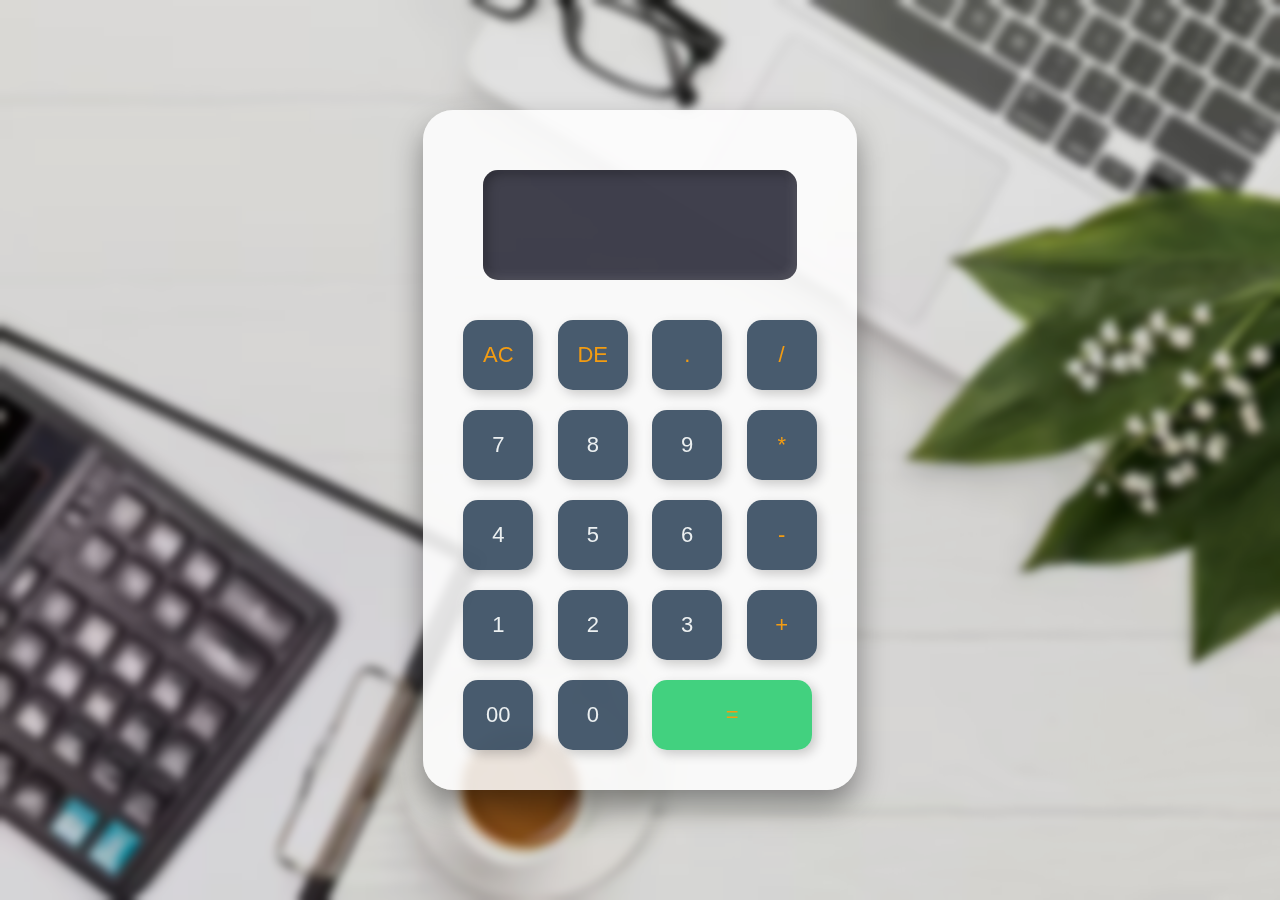
<file: Level 2 Task 1/index.html>
<!DOCTYPE html>
<html lang="en">
<head>
    <meta charset="UTF-8">
    <meta http-equiv="X-UA-Compatible" content="IE=edge">
    <meta name="viewport" content="width=device-width, initial-scale=1.0">
    <title>CALCULATOR</title>
    <link rel="stylesheet" href="style.css">
</head>
<body>

    <div class="container">
        <div class="calculator">
            <form name="calc">
                <div class="display">
                    <input type="text" id="display" name="display" readonly>
                </div>
                <div>
                    <input type="button" value="AC" onclick="document.getElementById('display').value = ''" class="operator">
                    <input type="button" value="DE" onclick="document.getElementById('display').value = document.getElementById('display').value.toString().slice(0, -1)" class="operator">
                    <input type="button" value="." onclick="document.getElementById('display').value += '.'" class="operator">
                    <input type="button" value="/" onclick="document.getElementById('display').value += '/'" class="operator">
                </div>
                <div>
                    <input type="button" value="7" onclick="document.getElementById('display').value += '7'">
                    <input type="button" value="8" onclick="document.getElementById('display').value += '8'">
                    <input type="button" value="9" onclick="document.getElementById('display').value += '9'">
                    <input type="button" value="*" onclick="document.getElementById('display').value += '*'" class="operator">
                </div>
                <div>
                    <input type="button" value="4" onclick="document.getElementById('display').value += '4'">
                    <input type="button" value="5" onclick="document.getElementById('display').value += '5'">
                    <input type="button" value="6" onclick="document.getElementById('display').value += '6'">
                    <input type="button" value="-" onclick="document.getElementById('display').value += '-'" class="operator">
                </div>
                <div>
                    <input type="button" value="1" onclick="document.getElementById('display').value += '1'">
                    <input type="button" value="2" onclick="document.getElementById('display').value += '2'">            
                    <input type="button" value="3" onclick="document.getElementById('display').value += '3'">
                    <input type="button" value="+" onclick="document.getElementById('display').value += '+'" class="operator">
                </div>
                <div>
                    <input type="button" value="00" onclick="document.getElementById('display').value += '00'">
                    <input type="button" value="0"  onclick="document.getElementById('display').value += '0'">
                    <input type="button" value="="  onclick="document.getElementById('display').value = eval(document.getElementById('display').value)" class="equal operator">
                </div>
            </form>
        </div>
    </div>

</body>
</html>
</file>
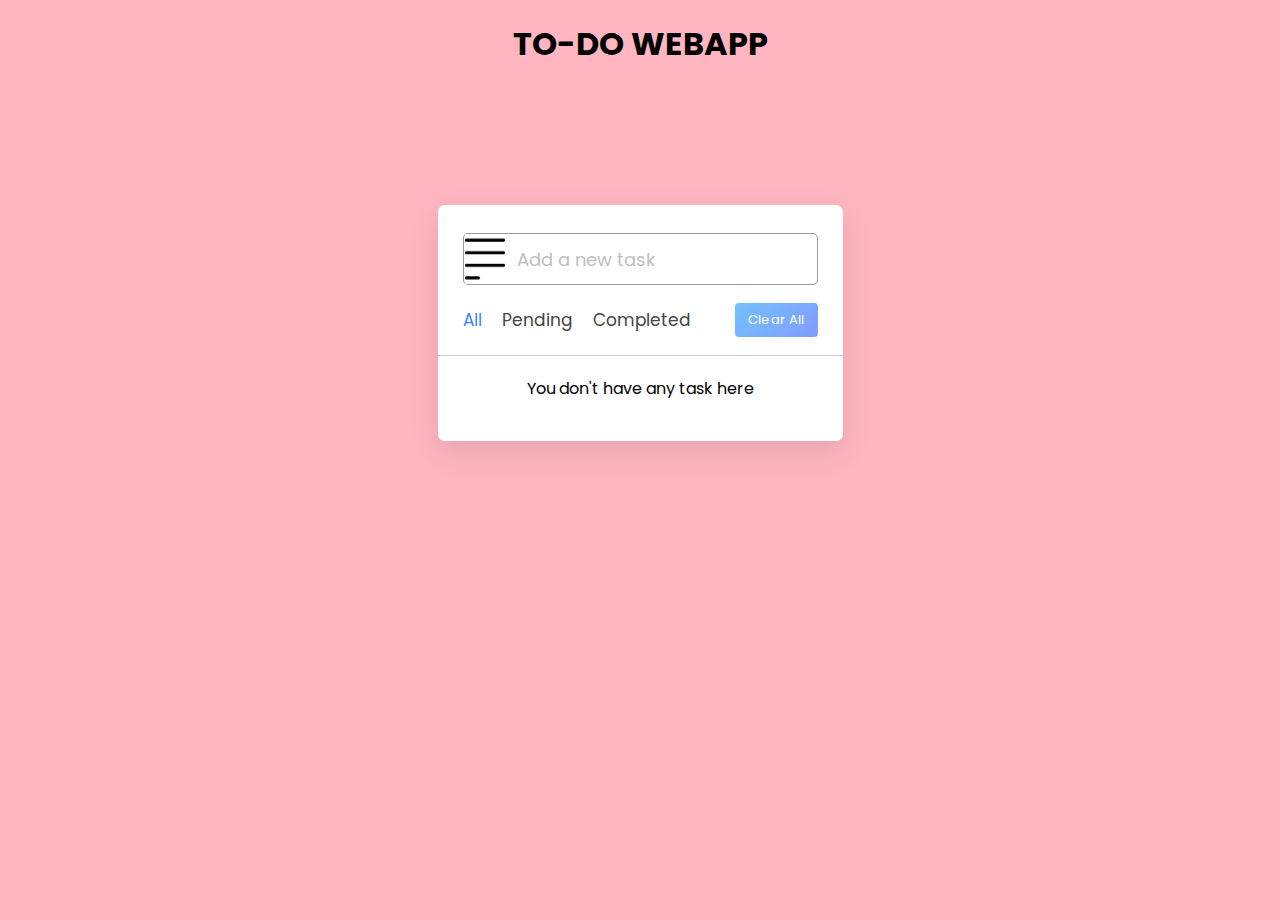
<file: Level 2 Task 3/index.html>
<!DOCTYPE html>
<html lang="en" dir="ltr">
  <head>
    <meta charset="utf-8">  
    <title>A Basic To-Do WEBAPP</title>
    <link rel="stylesheet" href="style.css">
    <meta name="viewport" content="width=device-width, initial-scale=1.0">
    <link rel="stylesheet" href="https://unicons.iconscout.com/release/v4.0.0/css/line.css">
  </head>
  <body>
    <h1>TO-DO WEBAPP</h1>
    <div class="wrapper">
      <div class="task-input">
        <img src="bars.png" alt="icon">
        <input type="text" placeholder="Add a new task">
      </div>
      <div class="controls">
        <div class="filters">
          <span class="active" id="all">All</span>
          <span id="pending">Pending</span>
          <span id="completed">Completed</span>
        </div>
        <button class="clear-btn">Clear All</button>
      </div>
      <ul class="task-box"></ul>
    </div>

    <script src="script.js"></script>

  </body>
</html>
</file>
<file: Level 2 Task 1/style.css>
body {
    background: url('calci.avif') no-repeat center center fixed;
    background-size: cover;
    font-family: 'Roboto', sans-serif;
    display: flex;
    align-items: center;
    justify-content: center;
    height: 100vh;
    margin: 0;
    backdrop-filter: blur(5px) brightness(0.9); /* Blur and darken the background slightly */
}

.container {
    width: 100%;
    height: 100%;
    display: flex;
    align-items: center;
    justify-content: center;
}

.calculator {
    background: rgba(255, 255, 255, 0.85); /* Light background for contrast with the image */
    padding: 30px;
    border-radius: 30px;
    box-shadow: 0px 15px 30px rgba(0, 0, 0, 0.4);
    backdrop-filter: blur(10px); /* Adds blur to the calculator for better focus */
}

.calculator form input {
    border: none;
    outline: none;
    width: 70px;
    height: 70px;
    border-radius: 15px;
    box-shadow: -4px -4px 10px rgba(255, 255, 255, 0.1), 4px 4px 12px rgba(0, 0, 0, 0.2);
    background: rgba(52, 73, 94, 0.9); /* Slightly transparent dark buttons */
    font-size: 22px;
    color: #ecf0f1;
    cursor: pointer;
    margin: 10px;
    transition: all 0.3s ease;
}

.calculator form input:hover {
    background: rgba(74, 101, 123, 0.9); /* Lighter hover effect for visibility */
    transform: scale(1.05);
}

form .display {
    display: flex;
    justify-content: flex-end;
    margin: 20px;
}

form .display input {
    text-align: right;
    flex: 1;
    font-size: 50px;
    background: rgba(31, 31, 46, 0.85); /* Dark background for the display */
    color: #ffffff;
    border-radius: 15px;
    padding: 20px;
    box-shadow: inset -4px -4px 10px rgba(255, 255, 255, 0.1), inset 4px 4px 12px rgba(0, 0, 0, 0.3);
}

form input.equal {
    width: 160px;
    background: rgba(46, 204, 113, 0.9); /* Semi-transparent green for equal button */
    color: white;
}

form input.equal:hover {
    background: rgba(39, 174, 96, 0.9);
}

form input.operator {
    color: #f39c12; /* Bright orange for operators */
}

/* Responsive Design for Mobile */
@media only screen and (max-width: 600px) {
    .calculator {
        padding: 20px;
        border-radius: 20px;
    }

    .calculator form input {
        width: 55px;
        height: 55px;
        font-size: 18px;
    }

    form .display input {
        font-size: 35px;
        padding: 10px;
    }

    form input.equal {
        width: 130px;
    }
}
</file>
<file: Level 2 Task 3/style.css>
@import url('https://fonts.googleapis.com/css2?family=Poppins:wght@400;500;600;700&display=swap');
*{
  margin: 0;
  padding: 0;
  box-sizing: border-box;
  font-family: 'Poppins', sans-serif;
}
body{
  width: 100%;
  height: 100vh;
  overflow: hidden;
  margin-top: 20PX;
  text-align: center;
  background: lightpink;
}
::selection{
  color: #fff;
  background: khaki;
}
.wrapper{
  max-width: 405px;
  padding: 28px 0 30px;
  margin: 137px auto;
  background: #fff;
  border-radius: 7px;
  box-shadow: 0 10px 30px rgba(0,0,0,0.1);
}
.task-input{
  height: 52px;
  padding: 0 25px;
  position: relative;
}
.task-input img{
  top: 50%;
  margin-left: -15px;
  height:50px;
  width: 40px;
  position: absolute;
  transform: translate(17px, -50%);
}
.task-input input{
  height: 100%;
  width: 100%;
  outline: none;
  font-size: 18px;
  border-radius: 5px;
  padding: 0 20px 0 53px;
  border: 1px solid #999;
}
.task-input input:focus,
.task-input input.active{
  padding-left: 52px;
  border: 2px solid #3C87FF;
}
.task-input input::placeholder{
  color: #bfbfbf;
}
.controls, li{
  display: flex;
  align-items: center;
  justify-content: space-between;
}
.controls{
  padding: 18px 25px;
  border-bottom: 1px solid #ccc;
}
.filters span{
  margin: 0 8px;
  font-size: 17px;
  color: #444444;
  cursor: pointer;
}
.filters span:first-child{
  margin-left: 0;
}
.filters span.active{
  color: #3C87FF;
}
.controls .clear-btn{
  border: none;
  opacity: 0.6;
  outline: none;
  color: #fff;
  cursor: pointer;
  font-size: 13px;
  padding: 7px 13px;
  border-radius: 4px;
  letter-spacing: 0.3px;
  pointer-events: none;
  transition: transform 0.25s ease;
  background: linear-gradient(135deg, #1798fb 0%, #2D5CFE 100%);
}
.clear-btn.active{
  opacity: 0.9;
  pointer-events: auto;
}
.clear-btn:active{
  transform: scale(0.93);
}
.task-box{
  margin-top: 20px;
  margin-right: 5px;
  padding: 0 20px 10px 25px;
}
.task-box.overflow{
  overflow-y: auto;
  max-height: 300px;
}
.task-box::-webkit-scrollbar{
  width: 5px;
}
.task-box::-webkit-scrollbar-track{
  background: #f1f1f1;
  border-radius: 25px;
}
.task-box::-webkit-scrollbar-thumb{
  background: #e6e6e6;
  border-radius: 25px;
}
.task-box .task{
  list-style: none;
  font-size: 17px;
  margin-bottom: 18px;
  padding-bottom: 16px;
  align-items: flex-start;
  border-bottom: 1px solid #ccc;
}
.task-box .task:last-child{
  margin-bottom: 0;
  border-bottom: 0;
  padding-bottom: 0;
}
.task-box .task label{
  display: flex;
  align-items: flex-start;
}
.task label input{
  margin-top: 7px;
  accent-color: #3C87FF;
}
.task label p{
  user-select: none;
  margin-left: 12px;
  word-wrap: break-word;
}
.task label p.checked{
  text-decoration: line-through;
}
.task-box .settings{
  position: relative;
}
.settings :where(i, li){
  cursor: pointer;
}
.settings .task-menu{
  z-index: 10;
  right: -5px;
  bottom: -65px;
  padding: 5px 0;
  background: #fff;
  position: absolute;
  border-radius: 4px;
  transform: scale(0);
  transform-origin: top right;
  box-shadow: 0 0 6px rgba(0,0,0,0.15);
  transition: transform 0.2s ease;
}
.task-box .task:last-child .task-menu{
  bottom: 0;
  transform-origin: bottom right;
}
.task-box .task:first-child .task-menu{
  bottom: -65px;
  transform-origin: top right;
}
.task-menu.show{
  transform: scale(1);
}
.task-menu li{
  height: 25px;
  font-size: 16px;
  margin-bottom: 2px;
  padding: 17px 15px;
  cursor: pointer;
  justify-content: flex-start;
}
.task-menu li:last-child{
  margin-bottom: 0;
}
.settings li:hover{
  background: #f5f5f5;
}
.settings li i{
  padding-right: 8px;
}

@media (max-width: 400px) {
  body{
    padding: 0 10px;
  }
  .wrapper {
    padding: 20px 0;
  }
  .filters span{
    margin: 0 5px;
  }
  .task-input{
    padding: 0 20px;
  }
  .controls{
    padding: 18px 20px;
  }
  .task-box{
    margin-top: 20px;
    margin-right: 5px;
    padding: 0 15px 10px 20px;
  }
  .task label input{
    margin-top: 4px;
  }
}
</file>
